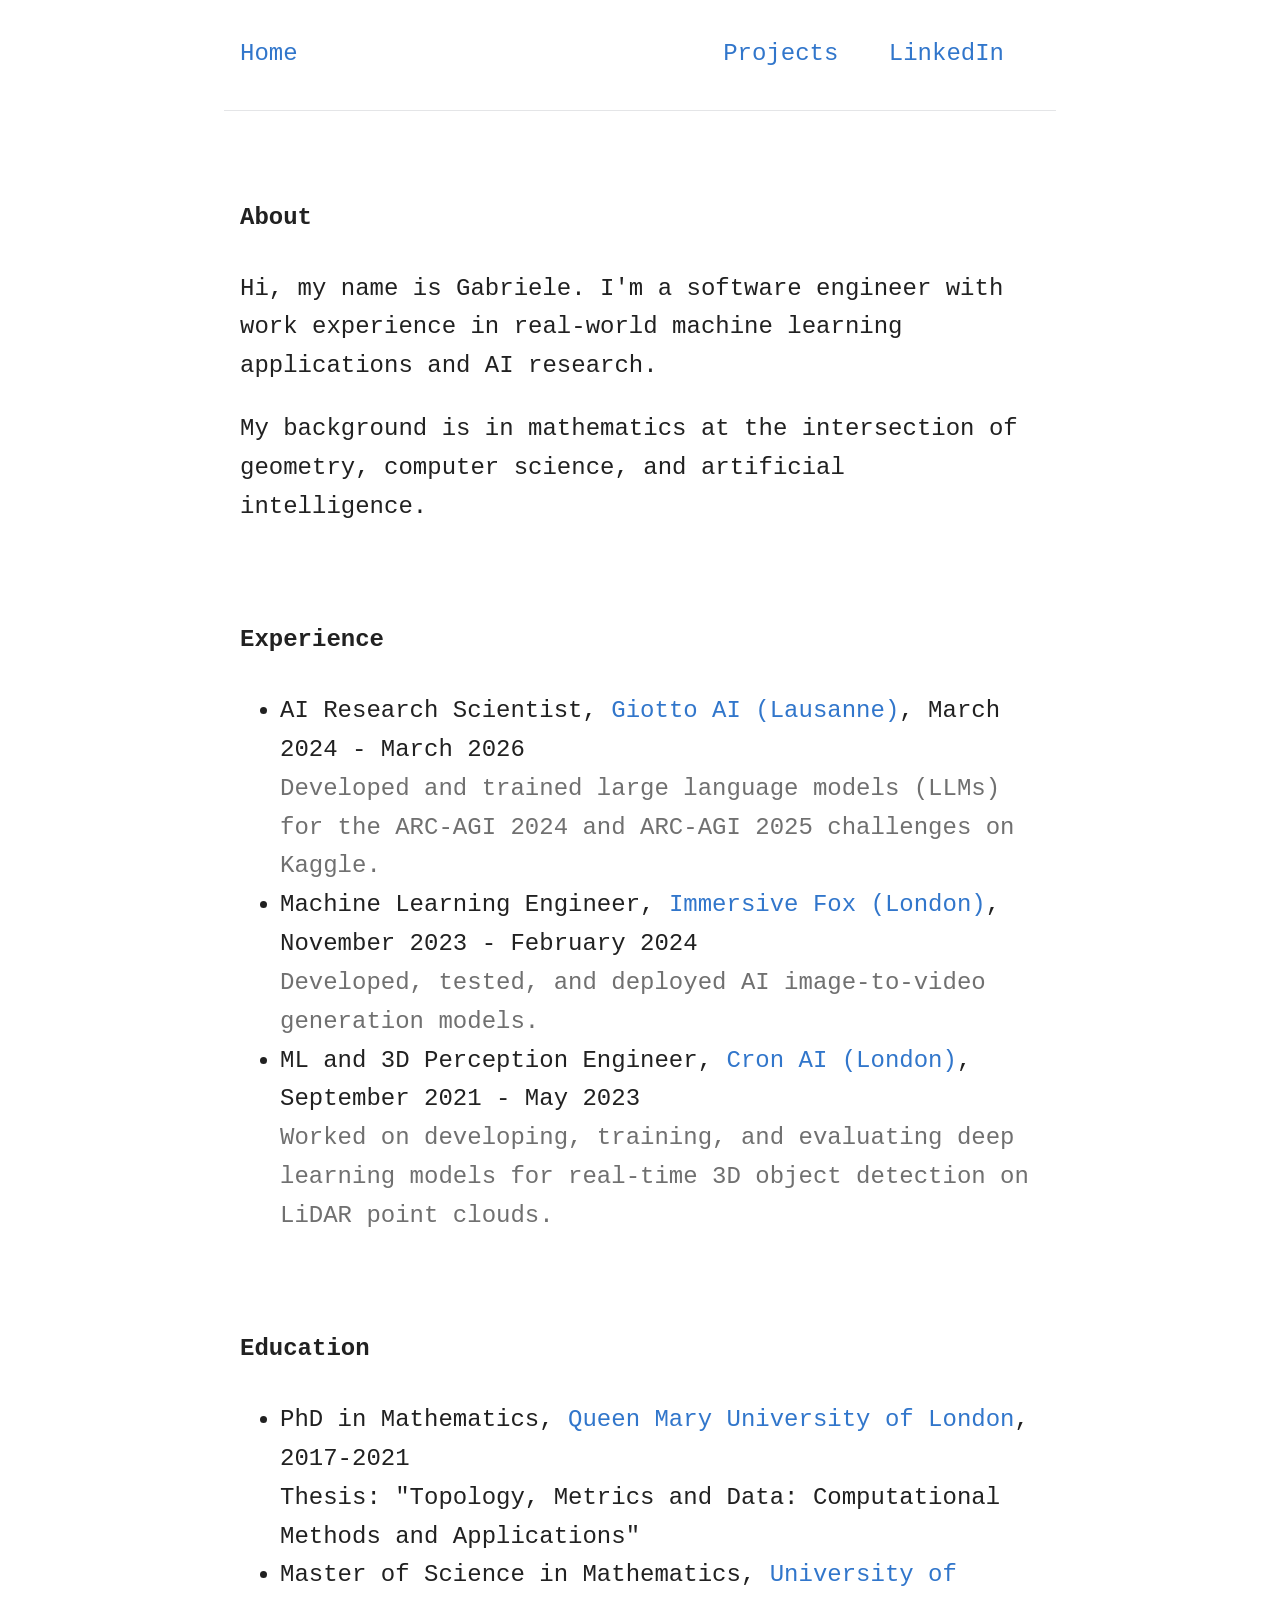
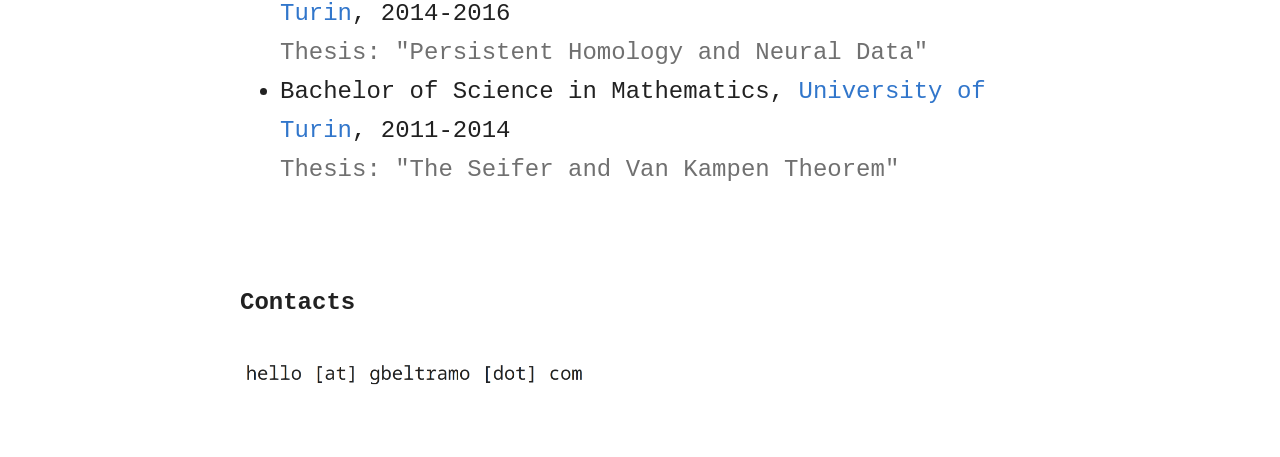
<file: index.html>
<!DOCTYPE html>
<html lang="en">

<head>
  <title>gbeltramo</title>
  <meta charset="utf-8" />
  <link rel="stylesheet" href="./style.css" />
</head>

<body>

  <!--------- nav ----------->
  <nav>
    <div id="nav-left"><a href="./index.html">Home</a></div>

    <div id="nav-right">
      <a href="./projects.html">Projects</a>
      <a href="https://www.linkedin.com/in/gabrielebeltramo/" target="_blank">
        LinkedIn
      </a>
      </a>
    </div>
  </nav>

  <!--------- main ----------->
  <main>
    <div id="main">
      <h4>About</h4>

      <p>
        Hi, my name is Gabriele.
        I'm a software engineer with work experience in real-world
        machine learning applications and AI research.
      </p>

      <p>
        My background is in mathematics at the intersection of geometry,
        computer science, and artificial intelligence.
      </p>

      <br>

      <h4>Experience</h4>

      <ul>

        <!-- Giotto AI -->
        <li>
          AI Research Scientist, <span style="color: #3176cb;"> Giotto AI (Lausanne)</span>, March 2024 -
          March 2026
          <br>
          <span style="color: #707070;">
            Developed and trained large language models (LLMs) for the ARC-AGI 2024 and ARC-AGI 2025 challenges
            on Kaggle.
          </span>
        </li>

        <!-- Immersive Fox -->
        <li>
          Machine Learning Engineer, <span style="color: #3176cb;"> Immersive Fox (London)</span>, November 2023 -
          February 2024
          <br>
          <span style="color: #707070;">
            Developed, tested, and deployed AI image-to-video generation models.
          </span>
        </li>

        <!-- Cron AI -->
        <li>
          ML and 3D Perception Engineer, <span style="color: #3176cb;"> Cron AI (London)</span>, September 2021 - May 2023
          <br>
          <span style="color: #707070;">
            Worked on developing, training, and evaluating deep learning models
            for real-time 3D object detection on LiDAR point clouds.
          </span>
        </li>

      </ul>

      <br>

      <h4>Education</h4>

      <ul>
        <li>
          PhD in Mathematics, <a href="https://www.qmul.ac.uk/maths/" target="_blank">Queen Mary University of
            London</a>, 2017-2021
          <br>
          <span style="color: #707070;"></span>Thesis: "Topology, Metrics and Data: Computational Methods and
          Applications"</span>
        </li>

        <li>
          Master of Science in Mathematics, <a href="https://www.matematica.unito.it/do/home.pl/Home"
            target="_blank">University of Turin</a>, 2014-2016
          <br>
          <span style="color: #707070;">Thesis: "Persistent Homology and Neural Data"</span>
        </li>

        <li>
          Bachelor of Science in Mathematics, <a href="https://www.matematica.unito.it/do/home.pl/Home"
            target="_blank">University of Turin</a>, 2011-2014
          <br>
          <span style="color: #707070;">Thesis: "The Seifer and Van Kampen Theorem"</span>
        </li>
      </ul>

      <br>

      <h4>Contacts</h4>
      <img src="images/contacts.png" alt="image" width="350">

    </div>
  </main>

</body>

</html>
</file>
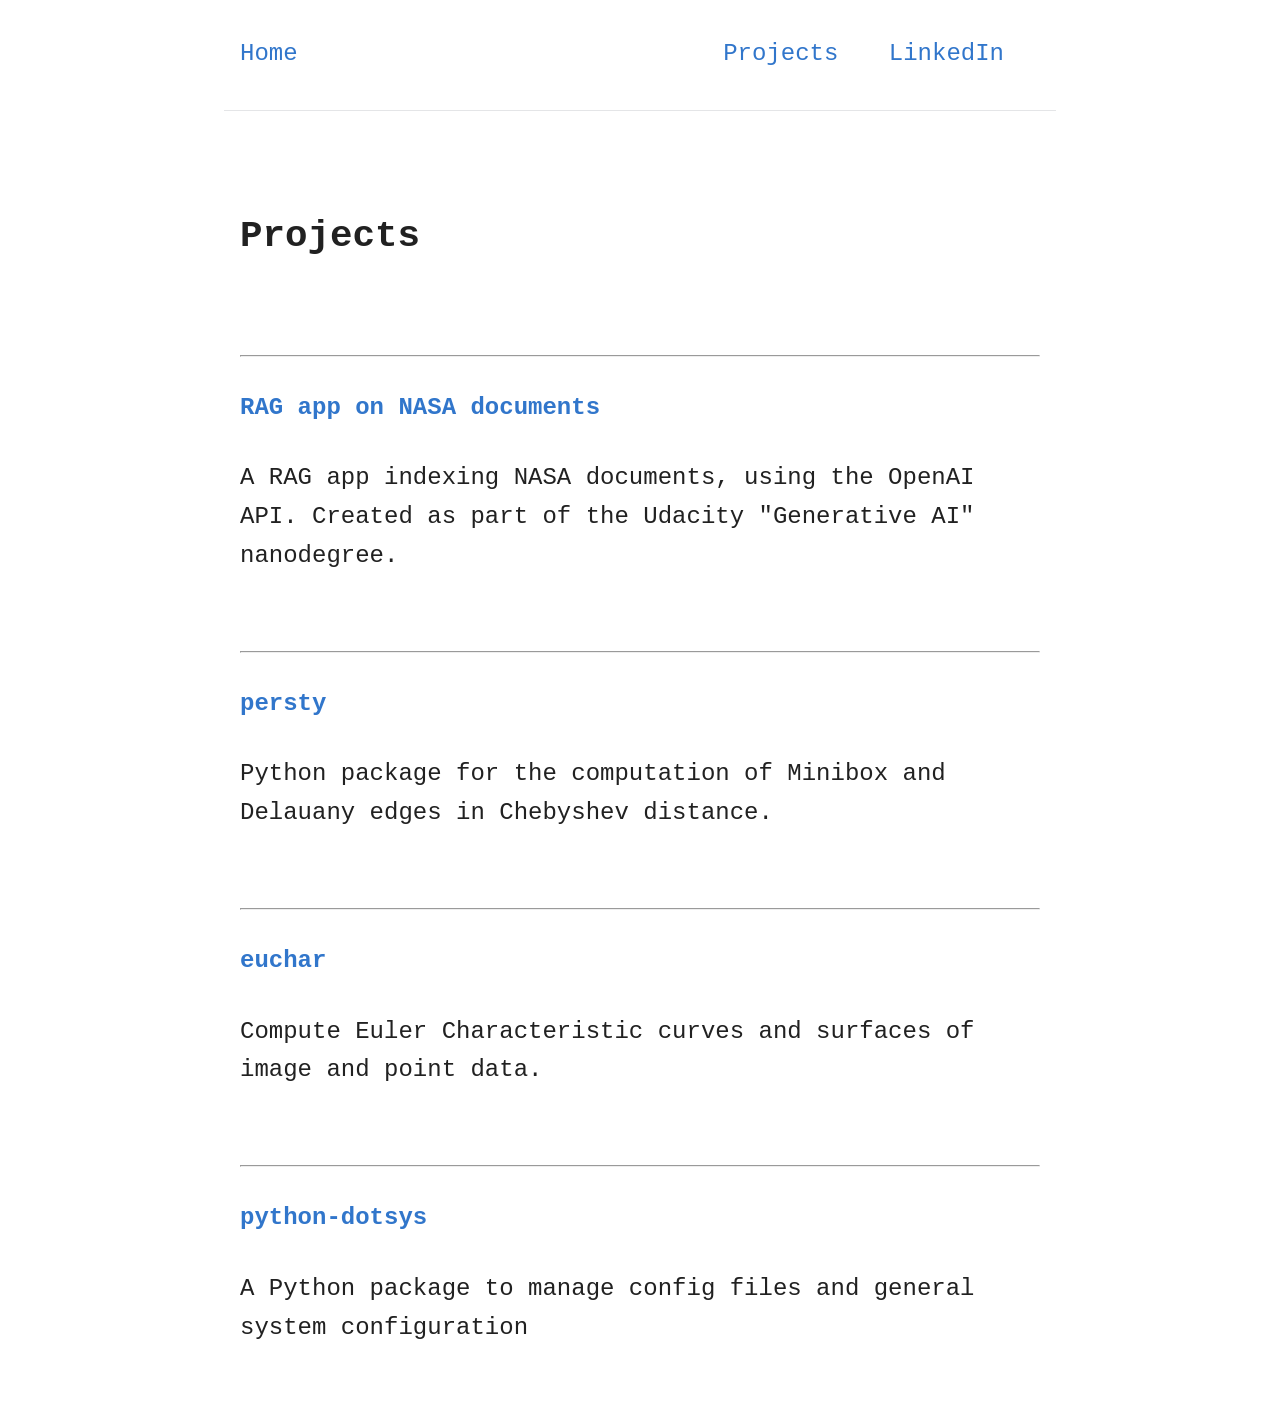
<file: projects.html>
<!DOCTYPE html>
<html lang="en">

<head>
    <title>gbeltramo</title>
    <meta charset="utf-8" />
    <link rel="stylesheet" href="./style.css" />
</head>

<body>

    <!--------- nav ----------->
    <nav>
        <div id="nav-left"><a href="./index.html">Home</a></div>

        <div id="nav-right">
            <a href="./projects.html">Projects</a>
            <a href="https://www.linkedin.com/in/gabrielebeltramo/" target="_blank">
                LinkedIn
            </a>
        </div>
    </nav>

    <!--------- main ----------->
    <main>
        <div id="main">
            <h3>Projects</h3>

            <!-- RAG exercise -->
            <br>
            <hr>
            <h4><a href="https://github.com/gbeltramo/udacity-nasa-rag-exercise" target="_blank">RAG app on NASA
                    documents</a></h4>
            <p>A RAG app indexing NASA documents, using the OpenAI API. Created as part of the Udacity "Generative AI"
                nanodegree.</p>


            <!-- persty -->
            <br>
            <hr>
            <h4><a href="https://github.com/gbeltramo/persty" target="_blank">persty</a></h4>
            <p>Python package for the computation of Minibox and Delauany edges in Chebyshev distance.</p>

            <!-- euchar -->
            <br>
            <hr>
            <h4><a href="https://github.com/gbeltramo/euchar">euchar</a></h4>
            <p>Compute Euler Characteristic curves and surfaces of image and point data.</p>

            <!-- pydotsys -->
            <br>
            <hr>
            <h4><a href="https://github.com/gbeltramo/python-dotsys" target="_blank">python-dotsys</a></h4>
            <p>A Python package to manage config files and general system configuration </p>

        </div>
    </main>

</body>

</html>
</file>
<file: style.css>
:root {
    --sans-font: Roboto, "Helvetica Neue", sans-serif;
    --mono-font: "Ubuntu Mono", monospace;

    /* Body font size. */
    --base-fontsize: 1.5rem;

    /* Major third scale progression - see https://type-scale.com/ */
    --header-scale: 1.25;

    /* Line height is set to the "Golden ratio" for optimal legibility */
    --line-height: 1.618;

    /* Default (light) theme */
    --bg: #ffffff;
    --accent-bg: #F5F7FF;
    --text: #212121;
    --text-light: #585858;
    --border: #D8DAE1;
    --accent: #0D47A1;
    --accent-light: #90CAF9;
    --code: #D81B60;
    --preformatted: #444;
    --marked: #FFDD33;
    --disabled: #EFEFEF;
}

html {
    /* Set the font globally */
    font-family: var(--mono-font);
}

body {
    color: var(--text);
    background: var(--bg);
    font-size: var(--base-fontsize);
    line-height: var(--line-height);
    display: flex;
    min-height: 100vh;
    flex-direction: column;
    flex: 1;
    margin: 0 auto;
    max-width: 65%;
    padding: 0 .5rem;
    overflow-x: hidden;
    word-break: break-word;
    overflow-wrap: break-word;
}

header,
nav,
main,
footer {
    padding: 2px calc((100% - 800px) / 2) 0;
}

main {
    margin-top: 54px;
    margin-bottom: 54px;
    min-height: calc(100vh - 345px);
    overflow: auto;
}

h1 {
    font-size: calc(var(--base-fontsize) * var(--header-scale) * var(--header-scale) * var(--header-scale) * var(--header-scale));
    margin-top: calc(var(--line-height) * 1.5rem);
}

h2 {
    font-size: calc(var(--base-fontsize) * var(--header-scale) * var(--header-scale) * var(--header-scale));
    margin-top: calc(var(--line-height) * 1.5rem);
}

h3 {
    font-size: calc(var(--base-fontsize) * var(--header-scale) * var(--header-scale));
    margin-top: calc(var(--line-height) * 1.5rem);
}

a {
    color: #3176cb;
    text-decoration: none;
}

a:hover {
    color: #19549c;
    text-decoration: underline;
}

nav {
    border-bottom: 1px solid #E4E5E7;
    padding-top: 35px;
    padding-bottom: 15px;
    height: 60px;
}

nav a {
    margin-right: 1.5em;
    display: inline-block;
}

#nav-left {
    width: 35%;
    text-align: left;
    float: left;
}

#nav-right {
    width: 64%;
    text-align: right;
    float: right;
}
</file>
